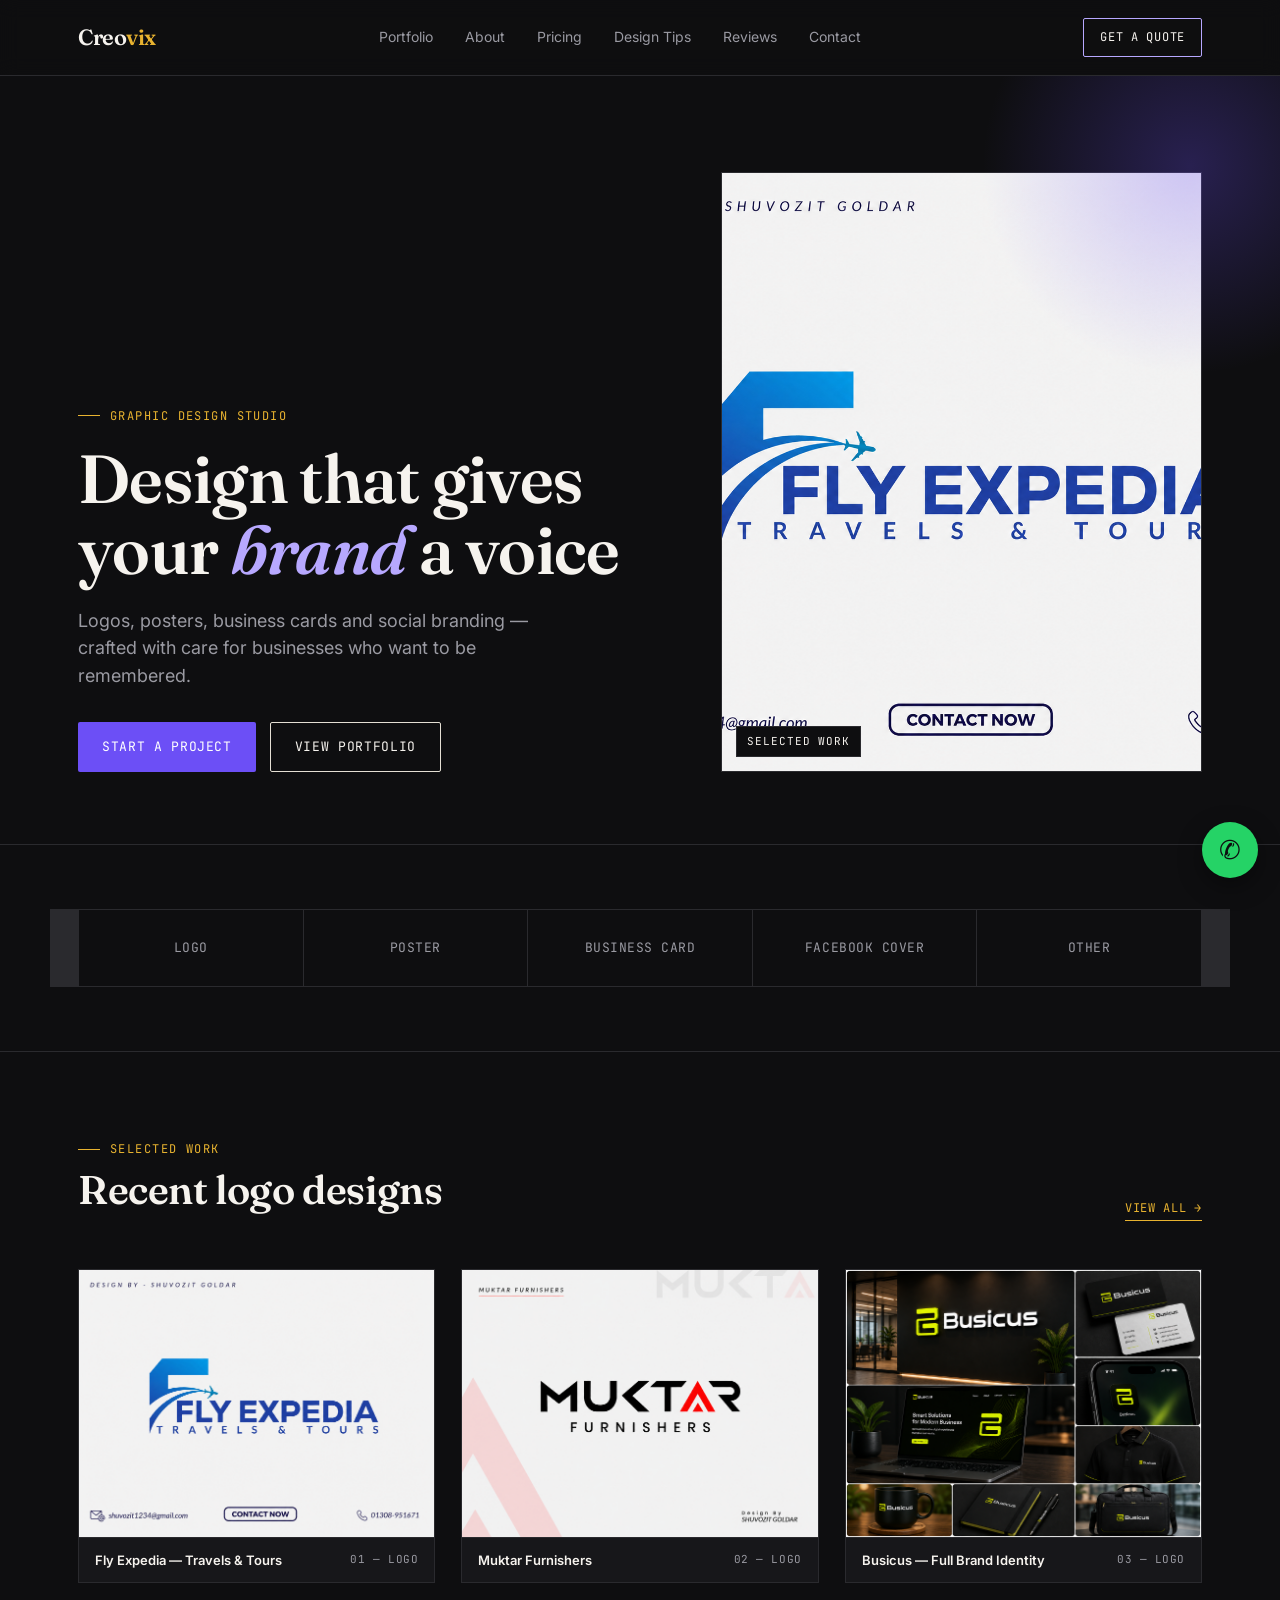
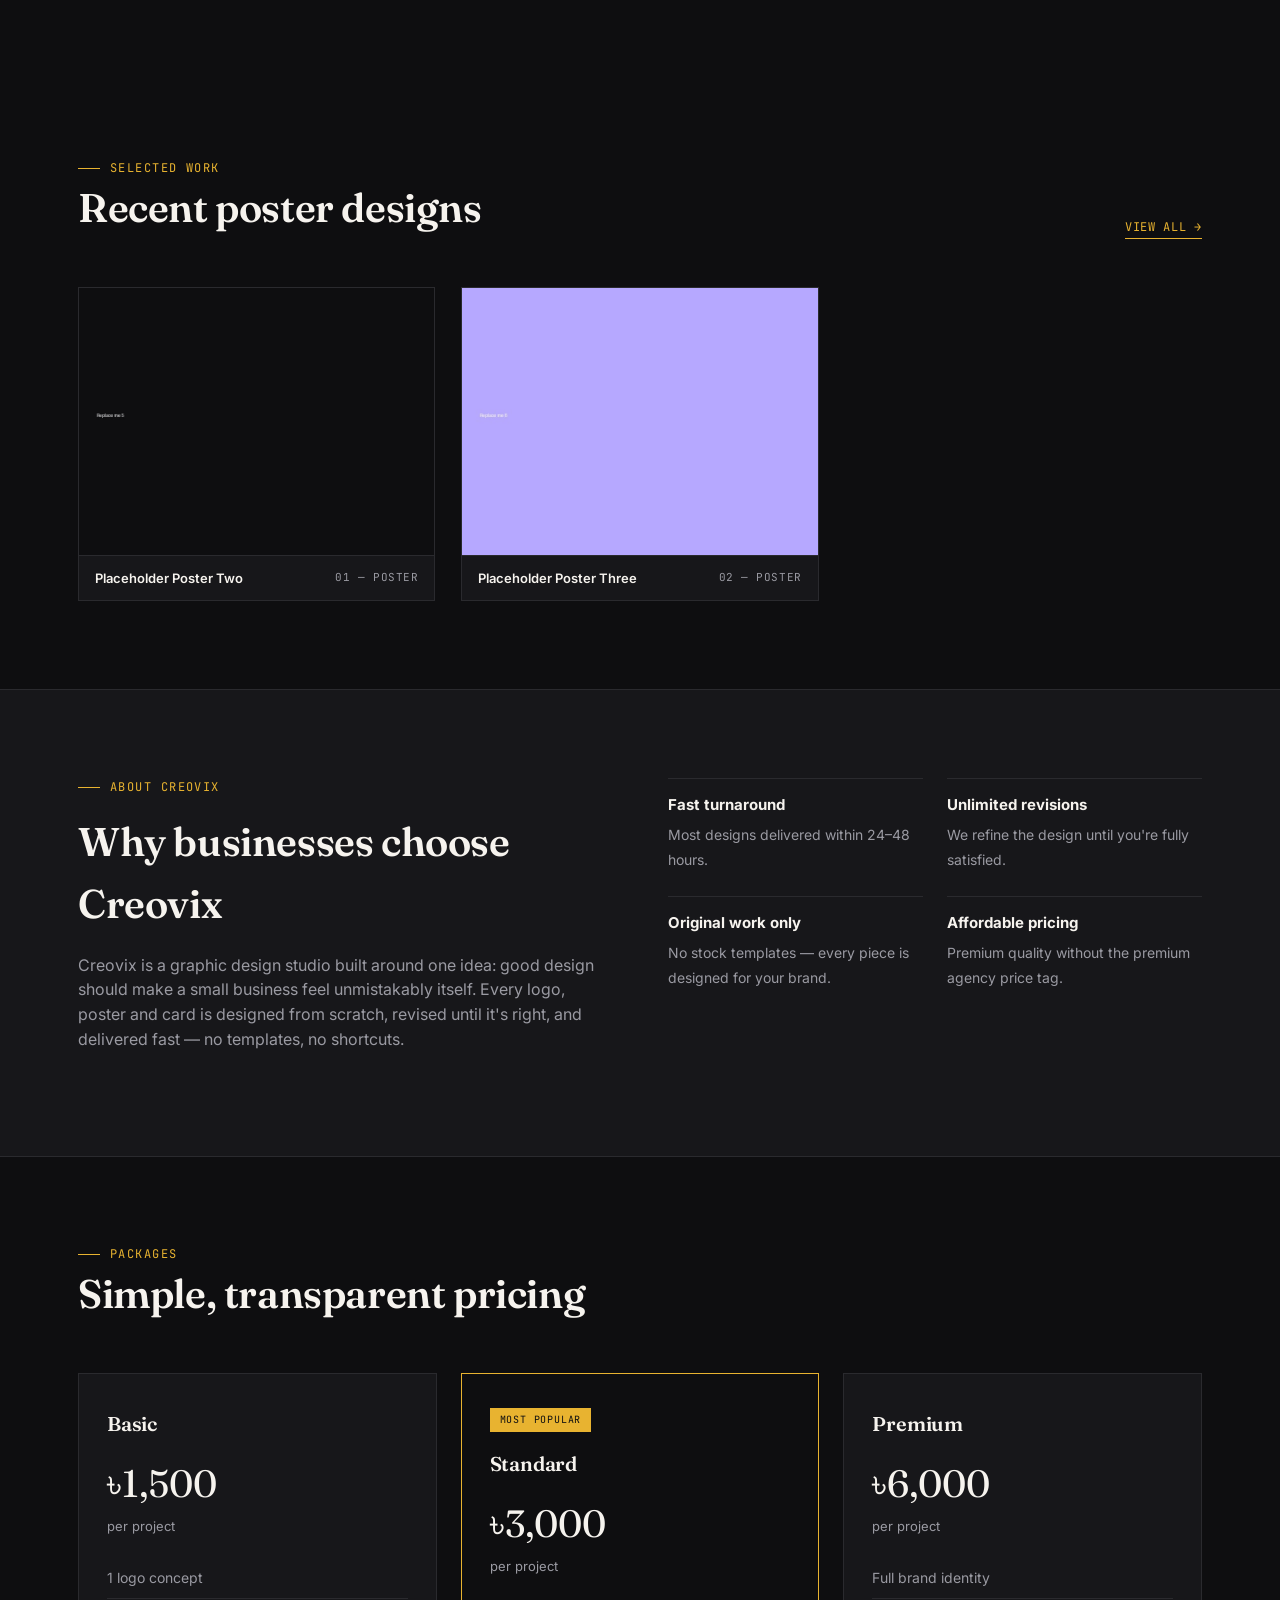
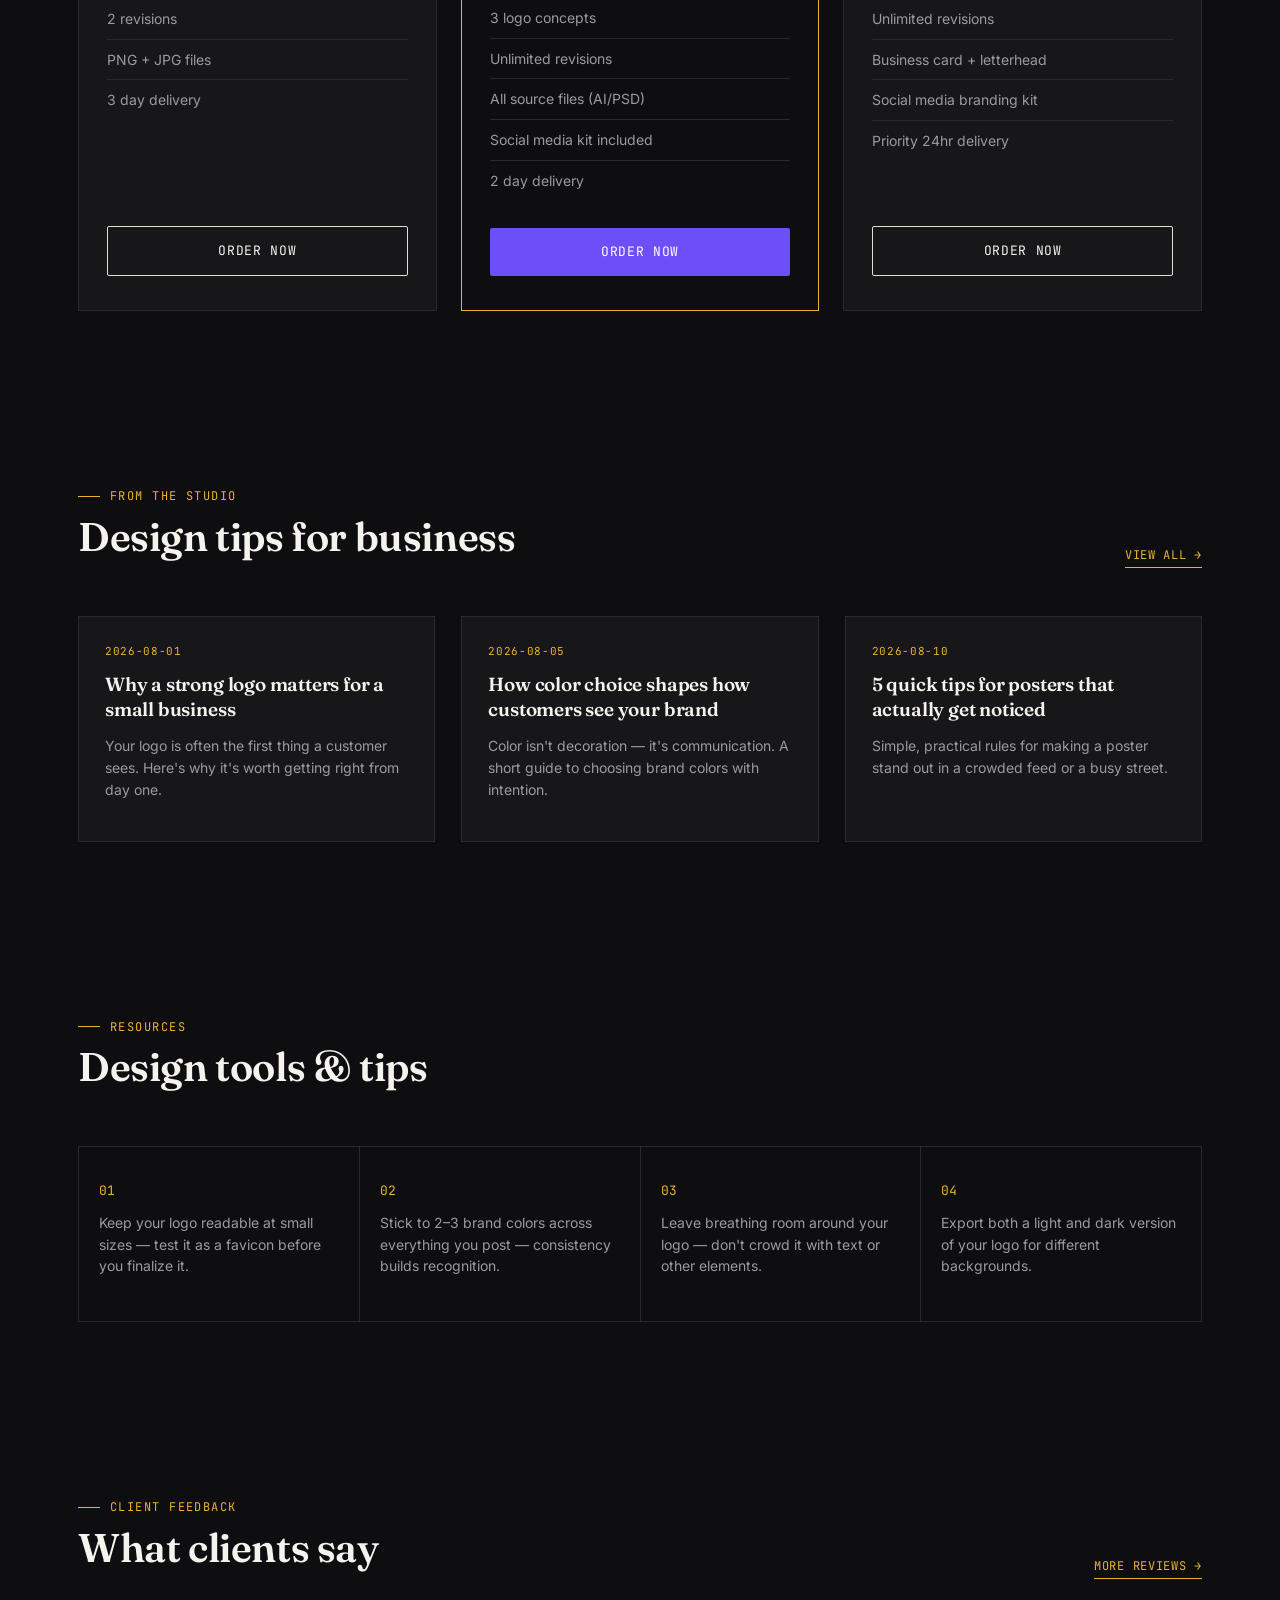
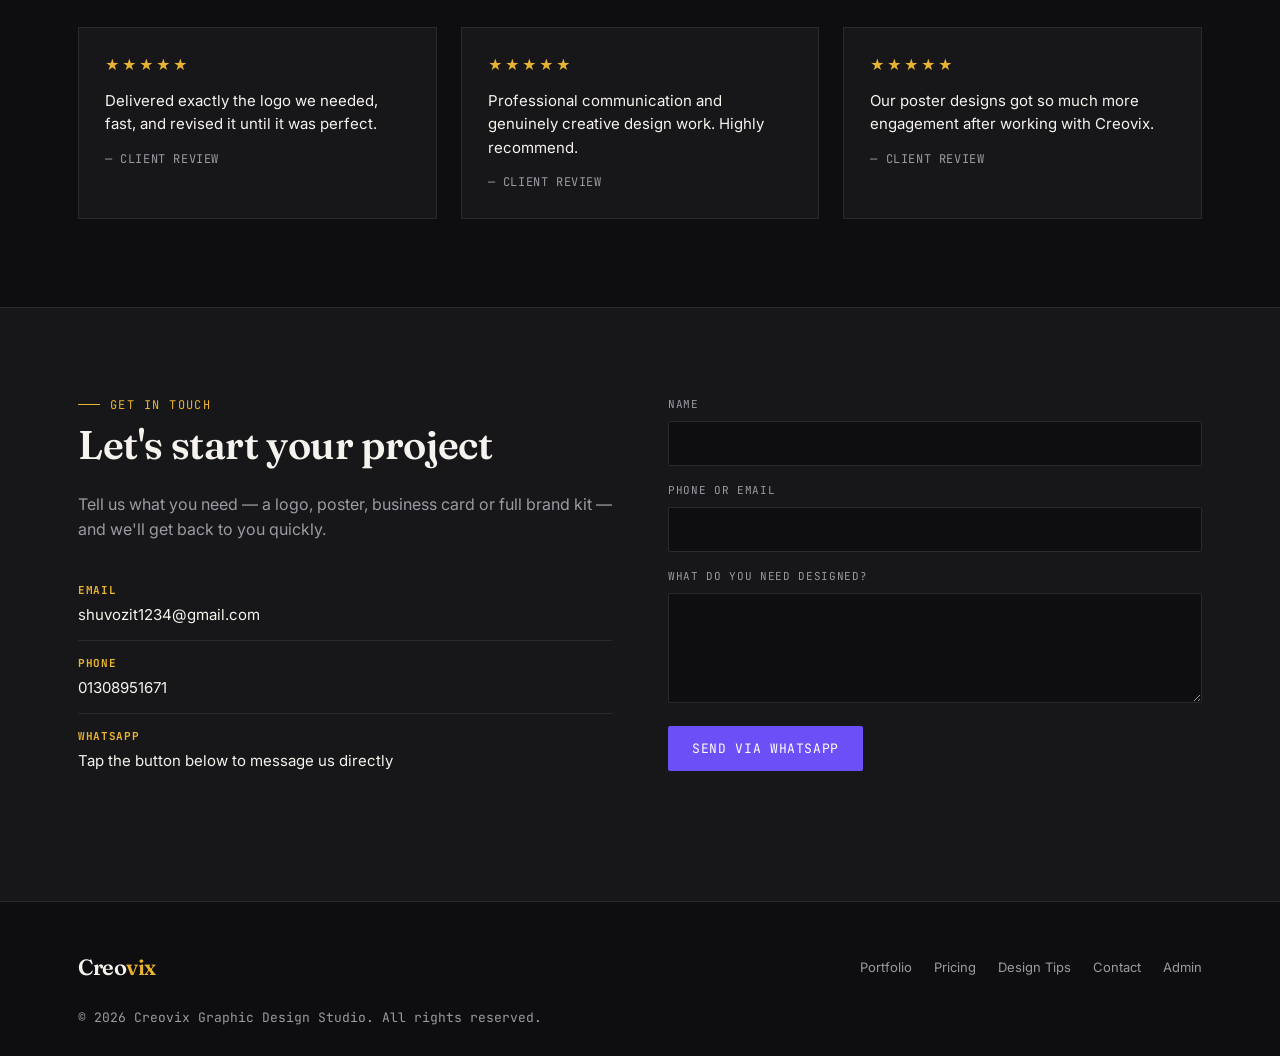
<file: index.html>
<!DOCTYPE html>
<html lang="bn">
<head>
<meta charset="UTF-8">
<meta name="viewport" content="width=device-width, initial-scale=1.0">
<title>Creovix — Graphic Design Studio</title>
<meta name="description" content="Creovix Graphic Design Studio — premium logo, poster, business card and brand design.">
<link rel="preconnect" href="https://fonts.googleapis.com">
<link href="https://fonts.googleapis.com/css2?family=Fraunces:ital,wght@0,500;0,600;1,500&family=Inter:wght@400;500;600&family=JetBrains+Mono:wght@400;500&display=swap" rel="stylesheet">
<link rel="stylesheet" href="css/style.css">
</head>
<body>

<header class="site">
  <nav class="nav">
    <a href="#" class="logo-mark">Creo<span>vix</span></a>
    <div class="nav-links">
      <a href="#portfolio">Portfolio</a>
      <a href="#about">About</a>
      <a href="#pricing">Pricing</a>
      <a href="#tips">Design Tips</a>
      <a href="#reviews">Reviews</a>
      <a href="#contact">Contact</a>
    </div>
    <a href="#" class="nav-cta" id="whatsappNavBtn">Get a Quote</a>
  </nav>
</header>

<section class="hero">
  <div class="wrap hero-grid">
    <div>
      <div class="eyebrow">Graphic Design Studio</div>
      <h1 id="heroTitle">Design that gives your <em>brand</em> a voice</h1>
      <p class="lead" id="heroSubtext">Logos, posters, business cards and social branding — crafted with care for businesses who want to be remembered.</p>
      <div class="hero-actions">
        <a href="#contact" class="btn btn-primary" id="heroCtaWhatsapp">Start a project</a>
        <a href="#portfolio" class="btn btn-ghost">View portfolio</a>
      </div>
    </div>
    <div class="hero-tile">
      <img src="images/portfolio/placeholder-1.jpg" alt="Featured design" id="heroImage">
      <span class="tag">Selected work</span>
    </div>
  </div>
</section>

<section class="categories">
  <div class="wrap cat-grid">
    <a href="#portfolio" class="cat-card">Logo</a>
    <a href="#portfolio" class="cat-card">Poster</a>
    <a href="#portfolio" class="cat-card">Business Card</a>
    <a href="#portfolio" class="cat-card">Facebook Cover</a>
    <a href="#contact" class="cat-card">Other</a>
  </div>
</section>

<section id="portfolio">
  <div class="wrap">
    <div class="section-head">
      <div>
        <div class="eyebrow">Selected work</div>
        <h2>Recent logo designs</h2>
      </div>
      <a href="#" class="see-more">View all →</a>
    </div>
    <div class="gallery" id="logoGallery"></div>
  </div>
</section>

<section>
  <div class="wrap">
    <div class="section-head">
      <div>
        <div class="eyebrow">Selected work</div>
        <h2>Recent poster designs</h2>
      </div>
      <a href="#" class="see-more">View all →</a>
    </div>
    <div class="gallery" id="posterGallery"></div>
  </div>
</section>

<section class="about" id="about">
  <div class="wrap about-grid">
    <div>
      <div class="eyebrow">About Creovix</div>
      <h2 id="aboutHeading">Why businesses choose Creovix</h2>
      <p id="aboutBody">Creovix is a graphic design studio built around one idea: good design should make a small business feel unmistakably itself.</p>
    </div>
    <div class="usp-grid" id="uspGrid"></div>
  </div>
</section>

<section id="pricing">
  <div class="wrap">
    <div class="section-head">
      <div>
        <div class="eyebrow">Packages</div>
        <h2>Simple, transparent pricing</h2>
      </div>
    </div>
    <div class="price-grid" id="priceGrid"></div>
  </div>
</section>

<section id="tips">
  <div class="wrap">
    <div class="section-head">
      <div>
        <div class="eyebrow">From the studio</div>
        <h2>Design tips for business</h2>
      </div>
      <a href="#" class="see-more">View all →</a>
    </div>
    <div class="article-grid" id="articleGrid"></div>
  </div>
</section>

<section>
  <div class="wrap">
    <div class="section-head">
      <div>
        <div class="eyebrow">Resources</div>
        <h2>Design tools &amp; tips</h2>
      </div>
    </div>
    <div class="tools-grid">
      <div class="tool-cell"><span class="tool-num">01</span><p>Keep your logo readable at small sizes — test it as a favicon before you finalize it.</p></div>
      <div class="tool-cell"><span class="tool-num">02</span><p>Stick to 2–3 brand colors across everything you post — consistency builds recognition.</p></div>
      <div class="tool-cell"><span class="tool-num">03</span><p>Leave breathing room around your logo — don't crowd it with text or other elements.</p></div>
      <div class="tool-cell"><span class="tool-num">04</span><p>Export both a light and dark version of your logo for different backgrounds.</p></div>
    </div>
  </div>
</section>

<section id="reviews">
  <div class="wrap">
    <div class="section-head">
      <div>
        <div class="eyebrow">Client feedback</div>
        <h2>What clients say</h2>
      </div>
      <a href="#" class="see-more">More reviews →</a>
    </div>
    <div class="review-grid" id="reviewGrid">
      <div class="review-card">
        <div class="review-stars">★★★★★</div>
        <p>Delivered exactly the logo we needed, fast, and revised it until it was perfect.</p>
        <div class="review-name">— Client review</div>
      </div>
      <div class="review-card">
        <div class="review-stars">★★★★★</div>
        <p>Professional communication and genuinely creative design work. Highly recommend.</p>
        <div class="review-name">— Client review</div>
      </div>
      <div class="review-card">
        <div class="review-stars">★★★★★</div>
        <p>Our poster designs got so much more engagement after working with Creovix.</p>
        <div class="review-name">— Client review</div>
      </div>
    </div>
  </div>
</section>

<section class="contact" id="contact">
  <div class="wrap contact-grid">
    <div>
      <div class="eyebrow">Get in touch</div>
      <h2>Let's start your project</h2>
      <p style="color:var(--slate)">Tell us what you need — a logo, poster, business card or full brand kit — and we'll get back to you quickly.</p>
      <ul class="contact-list" id="contactList"></ul>
    </div>
    <form id="contactForm" onsubmit="return false;">
      <div class="form-field">
        <label for="cf-name">Name</label>
        <input type="text" id="cf-name" required>
      </div>
      <div class="form-field">
        <label for="cf-contact">Phone or Email</label>
        <input type="text" id="cf-contact" required>
      </div>
      <div class="form-field">
        <label for="cf-message">What do you need designed?</label>
        <textarea id="cf-message" required></textarea>
      </div>
      <button type="submit" class="btn btn-primary" id="contactSubmit" style="border:none;">Send via WhatsApp</button>
    </form>
  </div>
</section>

<a href="#" class="float-whatsapp" id="floatWhatsapp" aria-label="Message on WhatsApp">✆</a>

<footer>
  <div class="wrap">
    <div class="footer-grid">
      <a href="#" class="logo-mark">Creo<span>vix</span></a>
      <div class="footer-links">
        <a href="#portfolio">Portfolio</a>
        <a href="#pricing">Pricing</a>
        <a href="#tips">Design Tips</a>
        <a href="#contact">Contact</a>
        <a href="/admin/">Admin</a>
      </div>
    </div>
    <div class="footer-copy">© <span id="year"></span> Creovix Graphic Design Studio. All rights reserved.</div>
  </div>
</footer>

<script src="js/main.js"></script>
</body>
</html>
</file>
<file: css/style.css>
/* ===== Creovix — design tokens ===== */
:root{
  --ink:#0E0E10;
  --ink-soft:#17171A;
  --paper:#F6F3EE;
  --violet:#6C4FF6;
  --violet-soft:#B7A8FF;
  --gold:#E8B330;
  --slate:#9A9AA2;
  --line:#2A2A2E;
  --line-light:#E4DFD4;
  --radius:2px;
  --maxw:1180px;
  --ff-display:'Fraunces', serif;
  --ff-body:'Inter', -apple-system, sans-serif;
  --ff-mono:'JetBrains Mono', monospace;
}

*{box-sizing:border-box;}
html{scroll-behavior:smooth;}
@media (prefers-reduced-motion: reduce){ html{scroll-behavior:auto;} *{animation:none !important; transition:none !important;} }

body{
  margin:0;
  background:var(--ink);
  color:var(--paper);
  font-family:var(--ff-body);
  line-height:1.55;
  -webkit-font-smoothing:antialiased;
}

img{max-width:100%; display:block;}
a{color:inherit; text-decoration:none;}
button{font-family:inherit; cursor:pointer;}

.wrap{max-width:var(--maxw); margin:0 auto; padding:0 28px;}

.eyebrow{
  font-family:var(--ff-mono);
  font-size:12px;
  letter-spacing:.12em;
  text-transform:uppercase;
  color:var(--gold);
  display:flex;
  align-items:center;
  gap:10px;
}
.eyebrow::before{content:''; width:22px; height:1px; background:var(--gold); display:inline-block;}

h1,h2,h3{font-family:var(--ff-display); font-weight:600; margin:0; letter-spacing:-.01em;}

/* ===== Header ===== */
header.site{
  position:sticky; top:0; z-index:50;
  background:rgba(14,14,16,.86);
  backdrop-filter:blur(10px);
  border-bottom:1px solid var(--line);
}
.nav{
  display:flex; align-items:center; justify-content:space-between;
  padding:18px 28px;
  max-width:var(--maxw); margin:0 auto;
}
.logo-mark{font-family:var(--ff-display); font-size:22px; font-weight:600; letter-spacing:-.02em;}
.logo-mark span{color:var(--gold);}
.nav-links{display:flex; gap:32px; font-size:14px;}
.nav-links a{color:var(--slate); transition:color .2s;}
.nav-links a:hover{color:var(--paper);}
.nav-cta{
  font-family:var(--ff-mono); font-size:12px; letter-spacing:.06em; text-transform:uppercase;
  border:1px solid var(--violet-soft); color:var(--paper);
  padding:9px 16px; border-radius:var(--radius);
  transition:background .2s, color .2s;
  white-space:nowrap;
}
.nav-cta:hover{background:var(--violet); border-color:var(--violet);}
.nav-toggle{display:none; background:none; border:none; color:var(--paper); font-size:22px;}

@media (max-width:820px){
  .nav-links{display:none;}
  .nav-toggle{display:block;}
}

/* ===== Hero ===== */
.hero{
  padding:96px 0 72px;
  border-bottom:1px solid var(--line);
  position:relative;
  overflow:hidden;
}
.hero::after{
  content:'';
  position:absolute; right:-120px; top:-120px;
  width:420px; height:420px; border-radius:50%;
  background:radial-gradient(circle, rgba(108,79,246,.28), transparent 70%);
  pointer-events:none;
}
.hero-grid{
  display:grid; grid-template-columns:1.1fr .9fr; gap:56px; align-items:end;
  position:relative;
}
.hero h1{
  font-size:clamp(40px, 6vw, 68px);
  line-height:1.04;
  margin:18px 0 22px;
}
.hero h1 em{font-style:italic; color:var(--violet-soft);}
.hero p.lead{font-size:18px; color:var(--slate); max-width:44ch;}
.hero-actions{display:flex; gap:14px; margin-top:32px; flex-wrap:wrap;}
.btn{
  font-family:var(--ff-mono); font-size:13px; letter-spacing:.05em; text-transform:uppercase;
  padding:14px 24px; border-radius:var(--radius); display:inline-flex; align-items:center; gap:8px;
  transition:transform .18s, background .18s, color .18s;
}
.btn-primary{background:var(--violet); color:#fff;}
.btn-primary:hover{transform:translateY(-2px); background:#5c3ff0;}
.btn-ghost{border:1px solid var(--line-light); color:var(--paper);}
.btn-ghost:hover{border-color:var(--paper); transform:translateY(-2px);}

.hero-tile{
  aspect-ratio:4/5; background:var(--ink-soft); border:1px solid var(--line);
  display:flex; align-items:center; justify-content:center; overflow:hidden;
  position:relative;
}
.hero-tile img{width:100%; height:100%; object-fit:cover;}
.hero-tile .tag{
  position:absolute; left:14px; bottom:14px;
  font-family:var(--ff-mono); font-size:11px; letter-spacing:.08em; text-transform:uppercase;
  background:var(--ink); padding:6px 10px; border:1px solid var(--line);
}

/* ===== Category strip ===== */
.categories{padding:64px 0; border-bottom:1px solid var(--line);}
.cat-grid{
  display:grid; grid-template-columns:repeat(5,1fr); gap:1px;
  background:var(--line); border:1px solid var(--line);
}
.cat-card{
  background:var(--ink); padding:28px 18px; text-align:center;
  font-family:var(--ff-mono); font-size:13px; letter-spacing:.04em; text-transform:uppercase;
  color:var(--slate);
  transition:background .2s, color .2s;
}
.cat-card:hover{background:var(--ink-soft); color:var(--paper);}
@media (max-width:820px){ .cat-grid{grid-template-columns:repeat(2,1fr);} }

/* ===== Section shell ===== */
section{padding:88px 0;}
.section-head{
  display:flex; justify-content:space-between; align-items:flex-end; gap:24px;
  margin-bottom:48px; flex-wrap:wrap;
}
.section-head h2{font-size:clamp(28px,3.4vw,40px);}
.see-more{
  font-family:var(--ff-mono); font-size:12px; letter-spacing:.06em; text-transform:uppercase;
  color:var(--gold); border-bottom:1px solid var(--gold); padding-bottom:2px;
}

/* ===== Gallery / portfolio (signature placard style) ===== */
.gallery{display:grid; grid-template-columns:repeat(3,1fr); gap:26px;}
@media (max-width:820px){ .gallery{grid-template-columns:1fr;} }
.plate{border:1px solid var(--line); background:var(--ink-soft);}
.plate-img{aspect-ratio:4/3; overflow:hidden; background:#1c1c20;}
.plate-img img{width:100%; height:100%; object-fit:cover; transition:transform .5s;}
.plate:hover .plate-img img{transform:scale(1.05);}
.plate-label{
  display:flex; justify-content:space-between; align-items:center;
  padding:12px 16px; border-top:1px solid var(--line);
  font-family:var(--ff-mono); font-size:11px; letter-spacing:.05em; text-transform:uppercase; color:var(--slate);
}
.plate-label b{color:var(--paper); font-family:var(--ff-body); font-weight:600; font-size:13px; text-transform:none; letter-spacing:0;}

/* ===== About ===== */
.about{background:var(--ink-soft); border-top:1px solid var(--line); border-bottom:1px solid var(--line);}
.about-grid{display:grid; grid-template-columns:1fr 1fr; gap:56px; align-items:start;}
.about h2{font-size:clamp(28px,3.4vw,40px); margin:14px 0 18px;}
.about p{color:var(--slate); font-size:16px;}
.usp-grid{display:grid; grid-template-columns:1fr 1fr; gap:24px;}
.usp{border-top:1px solid var(--line); padding-top:14px;}
.usp b{display:block; font-size:15px; margin-bottom:6px;}
.usp span{color:var(--slate); font-size:14px;}
@media (max-width:820px){ .about-grid{grid-template-columns:1fr;} }

/* ===== Pricing ===== */
.price-grid{display:grid; grid-template-columns:repeat(3,1fr); gap:24px;}
@media (max-width:820px){ .price-grid{grid-template-columns:1fr;} }
.price-card{
  border:1px solid var(--line); padding:34px 28px; background:var(--ink-soft);
  display:flex; flex-direction:column;
}
.price-card.highlighted{border-color:var(--gold); position:relative; background:var(--ink);}
.price-card.highlighted::before{
  content:'Most popular'; font-family:var(--ff-mono); font-size:10px; letter-spacing:.08em; text-transform:uppercase;
  background:var(--gold); color:var(--ink); padding:4px 10px; align-self:flex-start; margin-bottom:16px;
}
.price-card h3{font-size:20px; margin-bottom:6px;}
.price-amount{font-family:var(--ff-display); font-size:38px; margin:10px 0 2px;}
.price-note{color:var(--slate); font-size:13px; margin-bottom:22px;}
.price-card ul{list-style:none; padding:0; margin:0 0 28px; flex:1;}
.price-card li{
  font-size:14px; color:var(--slate); padding:9px 0; border-top:1px solid var(--line);
}
.price-card li:first-child{border-top:none;}
.price-card .btn{justify-content:center; width:100%;}

/* ===== Design tips / articles ===== */
.article-grid{display:grid; grid-template-columns:repeat(3,1fr); gap:26px;}
@media (max-width:820px){ .article-grid{grid-template-columns:1fr;} }
.article-card{border:1px solid var(--line); padding:26px; background:var(--ink-soft); transition:border-color .2s;}
.article-card:hover{border-color:var(--violet-soft);}
.article-date{font-family:var(--ff-mono); font-size:11px; color:var(--gold); text-transform:uppercase; letter-spacing:.06em;}
.article-card h3{font-size:19px; margin:12px 0 10px; line-height:1.3;}
.article-card p{color:var(--slate); font-size:14px;}

/* ===== Tools tips ===== */
.tools-grid{display:grid; grid-template-columns:repeat(4,1fr); gap:1px; background:var(--line); border:1px solid var(--line);}
@media (max-width:820px){ .tools-grid{grid-template-columns:repeat(2,1fr);} }
.tool-cell{background:var(--ink); padding:30px 20px;}
.tool-num{font-family:var(--ff-mono); color:var(--gold); font-size:13px;}
.tool-cell p{font-size:14px; color:var(--slate); margin-top:10px;}

/* ===== Reviews ===== */
.review-grid{display:grid; grid-template-columns:repeat(3,1fr); gap:24px;}
@media (max-width:820px){ .review-grid{grid-template-columns:1fr;} }
.review-card{border:1px solid var(--line); background:var(--ink-soft); padding:26px;}
.review-stars{color:var(--gold); font-size:14px; letter-spacing:2px;}
.review-card p{font-size:15px; margin:14px 0; color:var(--paper);}
.review-name{font-family:var(--ff-mono); font-size:12px; color:var(--slate); text-transform:uppercase; letter-spacing:.05em;}

/* ===== Contact ===== */
.contact{background:var(--ink-soft); border-top:1px solid var(--line);}
.contact-grid{display:grid; grid-template-columns:1fr 1fr; gap:56px;}
@media (max-width:820px){ .contact-grid{grid-template-columns:1fr;} }
.contact h2{font-size:clamp(28px,3.4vw,40px); margin-bottom:16px;}
.contact-list{list-style:none; padding:0; margin:26px 0;}
.contact-list li{padding:14px 0; border-top:1px solid var(--line); font-size:15px;}
.contact-list li:first-child{border-top:none;}
.contact-list b{color:var(--gold); font-family:var(--ff-mono); font-size:11px; text-transform:uppercase; letter-spacing:.06em; display:block; margin-bottom:4px;}
.form-field{margin-bottom:16px;}
.form-field label{display:block; font-family:var(--ff-mono); font-size:11px; text-transform:uppercase; letter-spacing:.06em; color:var(--slate); margin-bottom:8px;}
.form-field input, .form-field textarea{
  width:100%; background:var(--ink); border:1px solid var(--line); color:var(--paper);
  padding:13px 14px; font-family:var(--ff-body); font-size:14px; border-radius:var(--radius);
}
.form-field textarea{min-height:110px; resize:vertical;}
.form-field input:focus, .form-field textarea:focus{outline:2px solid var(--violet); outline-offset:1px;}

/* ===== Floating WhatsApp ===== */
.float-whatsapp{
  position:fixed; bottom:22px; right:22px; z-index:60;
  background:#25D366; color:#0E0E10; width:56px; height:56px; border-radius:50%;
  display:flex; align-items:center; justify-content:center; font-size:26px;
  box-shadow:0 8px 24px rgba(0,0,0,.4);
  transition:transform .2s;
}
.float-whatsapp:hover{transform:scale(1.08);}

/* ===== Footer ===== */
footer{border-top:1px solid var(--line); padding:48px 0 28px;}
.footer-grid{display:flex; justify-content:space-between; flex-wrap:wrap; gap:24px; align-items:center;}
.footer-links{display:flex; gap:22px; font-size:13px; color:var(--slate);}
.footer-links a:hover{color:var(--paper);}
.footer-copy{color:var(--slate); font-size:13px; margin-top:24px; font-family:var(--ff-mono);}

/* ===== Utility ===== */
.reveal{opacity:0; transform:translateY(18px); transition:opacity .6s ease, transform .6s ease;}
.reveal.in{opacity:1; transform:translateY(0);}
</file>
